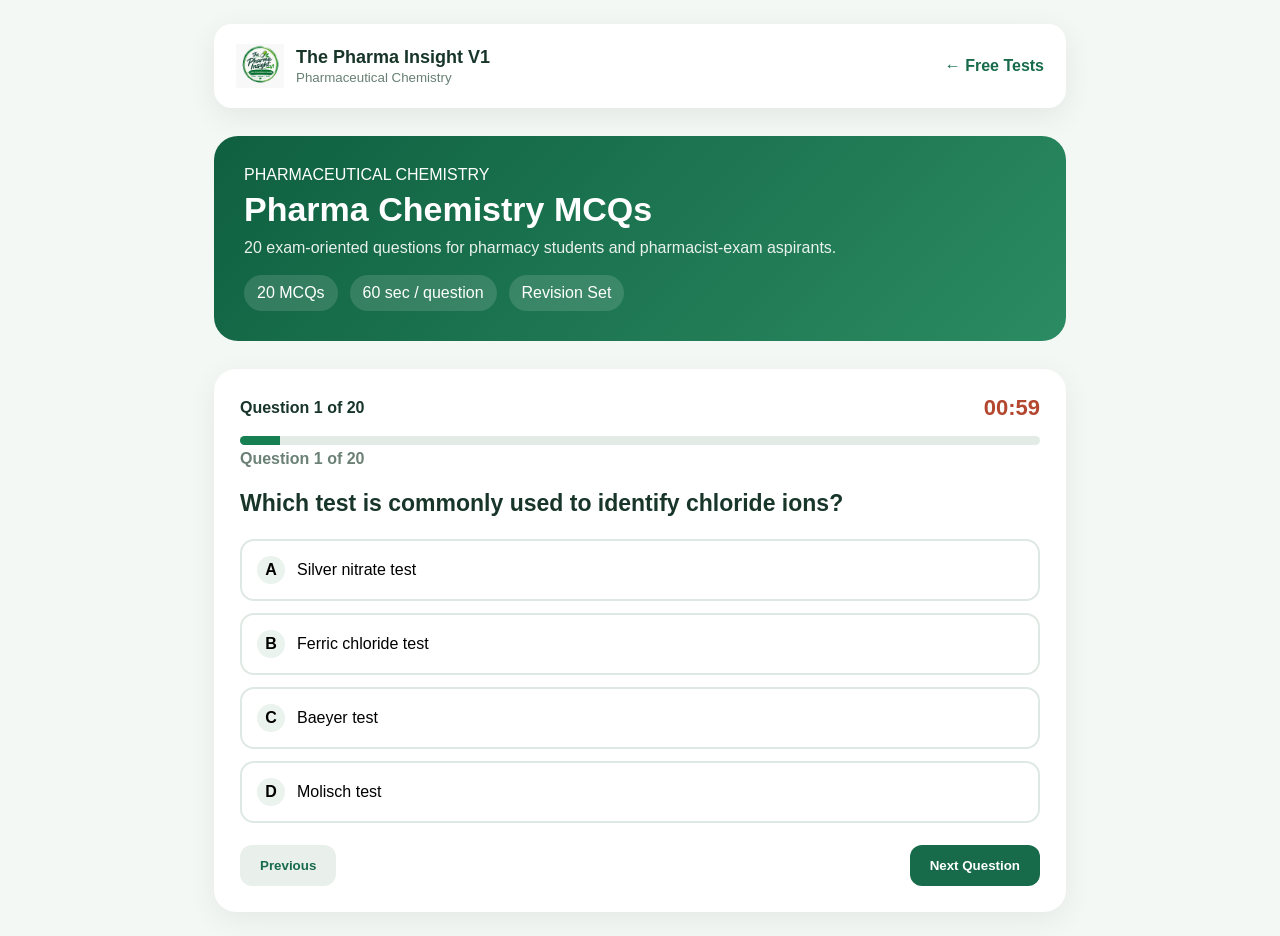
<file: pharmaceutical-chemistry-test.html>
<!DOCTYPE html>
<html lang="en"><head><meta charset="UTF-8"><meta name="viewport" content="width=device-width,initial-scale=1.0">
<title>Pharmaceutical Chemistry MCQs | The Pharma Insight V1</title>
<style>
*{box-sizing:border-box}body{margin:0;font-family:Arial,sans-serif;background:#f4f8f5;color:#18352a}.wrap{max-width:900px;margin:auto;padding:24px}
.header{background:#fff;border-radius:18px;padding:18px 22px;display:flex;align-items:center;justify-content:space-between;box-shadow:0 8px 30px #00000012}.brand{display:flex;align-items:center;gap:12px}.brand img{width:48px;height:48px;object-fit:contain}.brand strong{display:block;font-size:18px}.brand small{color:#678073}a{color:#176b4a;text-decoration:none;font-weight:700}
.hero{margin:28px 0;background:linear-gradient(135deg,#0f6040,#2b8b62);color:#fff;border-radius:24px;padding:30px}.hero h1{margin:6px 0 10px;font-size:34px}.hero p{margin:0;opacity:.9}.meta{display:flex;gap:12px;flex-wrap:wrap;margin-top:18px}.pill{background:#ffffff22;padding:9px 13px;border-radius:30px}
.quiz{margin-top:20px;background:#fff;border-radius:22px;padding:26px;box-shadow:0 8px 30px #00000010}.top{display:flex;justify-content:space-between;gap:15px;align-items:center;margin-bottom:15px}.progress{height:9px;background:#e3ebe6;border-radius:20px;overflow:hidden}.bar{height:100%;width:0;background:#168052;transition:.2s}.timer{font-weight:800;font-size:22px;color:#b4472f}.question h2{font-size:23px;line-height:1.4}.q-number{color:#6b8176;font-weight:700;margin-top:5px}.options{display:grid;gap:12px;margin-top:20px}.option{border:2px solid #dfe9e3;background:#fff;border-radius:14px;padding:15px;text-align:left;font-size:16px;cursor:pointer;display:flex;gap:12px;align-items:center}.option span{font-weight:800;width:28px;height:28px;border-radius:50%;background:#eaf3ee;display:grid;place-items:center}.option.correct{border-color:#198754;background:#eaf8f0}.option.wrong{border-color:#c94b3d;background:#fff0ee}.explanation{margin-top:18px;padding:15px;background:#f1f7f3;border-left:4px solid #168052;border-radius:8px;line-height:1.5}.actions{display:flex;justify-content:space-between;margin-top:22px;gap:10px}button.primary,.actions button{border:0;background:#176b4a;color:#fff;padding:13px 20px;border-radius:12px;font-weight:800;cursor:pointer}button.secondary{background:#e9f0ec!important;color:#176b4a!important}.result{text-align:center;padding:25px}.score{font-size:48px;font-weight:900;color:#176b4a}.hidden{display:none!important}@media(max-width:600px){.wrap{padding:14px}.hero h1{font-size:28px}.quiz{padding:18px}.question h2{font-size:19px}}
</style></head>
<body><div class="wrap">
<header class="header"><div class="brand"><img src="assets/logo.png" alt="Logo"><div><strong>The Pharma Insight V1</strong><small>Pharmaceutical Chemistry</small></div></div><a href="../index.html#free-tests">← Free Tests</a></header>
<section class="hero"><div>PHARMACEUTICAL CHEMISTRY</div><h1>Pharma Chemistry MCQs</h1><p>20 exam-oriented questions for pharmacy students and pharmacist-exam aspirants.</p><div class="meta"><span class="pill">20 MCQs</span><span class="pill">60 sec / question</span><span class="pill">Revision Set</span></div></section>
<section class="quiz" id="quiz"><div class="top"><strong id="progressText">Question 1 of 20</strong><div class="timer" id="timer">01:00</div></div><div class="progress"><div class="bar" id="bar"></div></div>
<div id="questions"><article class="question" data-correct="0">
      <div class="q-number">Question 1 of 20</div>
      <h2>Which test is commonly used to identify chloride ions?</h2>
      <div class="options"><button class="option" data-index="0" type="button"><span>A</span>Silver nitrate test</button><button class="option" data-index="1" type="button"><span>B</span>Ferric chloride test</button><button class="option" data-index="2" type="button"><span>C</span>Baeyer test</button><button class="option" data-index="3" type="button"><span>D</span>Molisch test</button></div>
      <div class="explanation" hidden><strong>Explanation:</strong> Chloride ions form a white precipitate of silver chloride with AgNO₃.</div>
    </article><article class="question" data-correct="0">
      <div class="q-number">Question 2 of 20</div>
      <h2>What is the main functional group in carboxylic acids?</h2>
      <div class="options"><button class="option" data-index="0" type="button"><span>A</span>–COOH</button><button class="option" data-index="1" type="button"><span>B</span>–OH</button><button class="option" data-index="2" type="button"><span>C</span>–NH₂</button><button class="option" data-index="3" type="button"><span>D</span>–CHO</button></div>
      <div class="explanation" hidden><strong>Explanation:</strong> Carboxylic acids contain the –COOH (carboxyl) group.</div>
    </article><article class="question" data-correct="0">
      <div class="q-number">Question 3 of 20</div>
      <h2>Aspirin is chemically known as:</h2>
      <div class="options"><button class="option" data-index="0" type="button"><span>A</span>Acetylsalicylic acid</button><button class="option" data-index="1" type="button"><span>B</span>Salicylic acid</button><button class="option" data-index="2" type="button"><span>C</span>Acetic acid</button><button class="option" data-index="3" type="button"><span>D</span>Benzoic acid</button></div>
      <div class="explanation" hidden><strong>Explanation:</strong> Aspirin is acetylsalicylic acid, formed by acetylation of salicylic acid.</div>
    </article><article class="question" data-correct="0">
      <div class="q-number">Question 4 of 20</div>
      <h2>The chemical name of paracetamol is:</h2>
      <div class="options"><button class="option" data-index="0" type="button"><span>A</span>N-(4-hydroxyphenyl)acetamide</button><button class="option" data-index="1" type="button"><span>B</span>Acetylsalicylic acid</button><button class="option" data-index="2" type="button"><span>C</span>p-aminobenzoic acid</button><button class="option" data-index="3" type="button"><span>D</span>Phenacetyl chloride</button></div>
      <div class="explanation" hidden><strong>Explanation:</strong> Paracetamol is N-(4-hydroxyphenyl)acetamide, also called acetaminophen.</div>
    </article><article class="question" data-correct="0">
      <div class="q-number">Question 5 of 20</div>
      <h2>Which reagent gives a violet colour with phenolic compounds?</h2>
      <div class="options"><button class="option" data-index="0" type="button"><span>A</span>Ferric chloride</button><button class="option" data-index="1" type="button"><span>B</span>Benedict's reagent</button><button class="option" data-index="2" type="button"><span>C</span>Tollens' reagent</button><button class="option" data-index="3" type="button"><span>D</span>Dragendorff's reagent</button></div>
      <div class="explanation" hidden><strong>Explanation:</strong> Ferric chloride commonly gives coloured complexes with phenolic compounds.</div>
    </article><article class="question" data-correct="0">
      <div class="q-number">Question 6 of 20</div>
      <h2>The molecular formula of sodium bicarbonate is:</h2>
      <div class="options"><button class="option" data-index="0" type="button"><span>A</span>NaHCO₃</button><button class="option" data-index="1" type="button"><span>B</span>Na₂CO₃</button><button class="option" data-index="2" type="button"><span>C</span>NaOH</button><button class="option" data-index="3" type="button"><span>D</span>Na₂SO₄</button></div>
      <div class="explanation" hidden><strong>Explanation:</strong> Sodium bicarbonate is NaHCO₃.</div>
    </article><article class="question" data-correct="0">
      <div class="q-number">Question 7 of 20</div>
      <h2>Which of the following is an antacid?</h2>
      <div class="options"><button class="option" data-index="0" type="button"><span>A</span>Magnesium hydroxide</button><button class="option" data-index="1" type="button"><span>B</span>Acetazolamide</button><button class="option" data-index="2" type="button"><span>C</span>Warfarin</button><button class="option" data-index="3" type="button"><span>D</span>Lidocaine</button></div>
      <div class="explanation" hidden><strong>Explanation:</strong> Magnesium hydroxide neutralizes gastric acid and is used as an antacid.</div>
    </article><article class="question" data-correct="0">
      <div class="q-number">Question 8 of 20</div>
      <h2>The oxidation state of sulfur in H₂SO₄ is:</h2>
      <div class="options"><button class="option" data-index="0" type="button"><span>A</span>+6</button><button class="option" data-index="1" type="button"><span>B</span>+4</button><button class="option" data-index="2" type="button"><span>C</span>-2</button><button class="option" data-index="3" type="button"><span>D</span>+2</button></div>
      <div class="explanation" hidden><strong>Explanation:</strong> Hydrogen is +1 and oxygen is −2; sulfur therefore has an oxidation state of +6.</div>
    </article><article class="question" data-correct="0">
      <div class="q-number">Question 9 of 20</div>
      <h2>Which compound is used as a reducing agent in volumetric analysis?</h2>
      <div class="options"><button class="option" data-index="0" type="button"><span>A</span>Sodium thiosulfate</button><button class="option" data-index="1" type="button"><span>B</span>Sodium chloride</button><button class="option" data-index="2" type="button"><span>C</span>Calcium carbonate</button><button class="option" data-index="3" type="button"><span>D</span>Boric acid</button></div>
      <div class="explanation" hidden><strong>Explanation:</strong> Sodium thiosulfate is widely used as a reducing titrant, especially in iodometry.</div>
    </article><article class="question" data-correct="0">
      <div class="q-number">Question 10 of 20</div>
      <h2>Limit test for chloride is based on formation of:</h2>
      <div class="options"><button class="option" data-index="0" type="button"><span>A</span>Silver chloride turbidity</button><button class="option" data-index="1" type="button"><span>B</span>Barium sulfate turbidity</button><button class="option" data-index="2" type="button"><span>C</span>Lead sulfide</button><button class="option" data-index="3" type="button"><span>D</span>Ferric hydroxide</button></div>
      <div class="explanation" hidden><strong>Explanation:</strong> Chloride reacts with silver nitrate to produce AgCl turbidity.</div>
    </article><article class="question" data-correct="0">
      <div class="q-number">Question 11 of 20</div>
      <h2>Limit test for sulfate uses:</h2>
      <div class="options"><button class="option" data-index="0" type="button"><span>A</span>Barium chloride</button><button class="option" data-index="1" type="button"><span>B</span>Silver nitrate</button><button class="option" data-index="2" type="button"><span>C</span>Potassium iodide</button><button class="option" data-index="3" type="button"><span>D</span>Ammonium oxalate</button></div>
      <div class="explanation" hidden><strong>Explanation:</strong> Sulfate produces barium sulfate turbidity with barium chloride.</div>
    </article><article class="question" data-correct="0">
      <div class="q-number">Question 12 of 20</div>
      <h2>Which indicator is commonly used in acid-base titration?</h2>
      <div class="options"><button class="option" data-index="0" type="button"><span>A</span>Phenolphthalein</button><button class="option" data-index="1" type="button"><span>B</span>Starch</button><button class="option" data-index="2" type="button"><span>C</span>Eriochrome Black T</button><button class="option" data-index="3" type="button"><span>D</span>Potassium permanganate</button></div>
      <div class="explanation" hidden><strong>Explanation:</strong> Phenolphthalein is a common acid-base indicator.</div>
    </article><article class="question" data-correct="0">
      <div class="q-number">Question 13 of 20</div>
      <h2>The pH of a neutral aqueous solution at 25°C is approximately:</h2>
      <div class="options"><button class="option" data-index="0" type="button"><span>A</span>7</button><button class="option" data-index="1" type="button"><span>B</span>1</button><button class="option" data-index="2" type="button"><span>C</span>5</button><button class="option" data-index="3" type="button"><span>D</span>14</button></div>
      <div class="explanation" hidden><strong>Explanation:</strong> At 25°C, neutral water has a pH of approximately 7.</div>
    </article><article class="question" data-correct="0">
      <div class="q-number">Question 14 of 20</div>
      <h2>Which functional group is characteristic of aldehydes?</h2>
      <div class="options"><button class="option" data-index="0" type="button"><span>A</span>–CHO</button><button class="option" data-index="1" type="button"><span>B</span>–COOH</button><button class="option" data-index="2" type="button"><span>C</span>–CO–</button><button class="option" data-index="3" type="button"><span>D</span>–NH₂</button></div>
      <div class="explanation" hidden><strong>Explanation:</strong> Aldehydes contain the terminal –CHO group.</div>
    </article><article class="question" data-correct="0">
      <div class="q-number">Question 15 of 20</div>
      <h2>Which drug contains a sulfonamide functional group?</h2>
      <div class="options"><button class="option" data-index="0" type="button"><span>A</span>Sulfamethoxazole</button><button class="option" data-index="1" type="button"><span>B</span>Paracetamol</button><button class="option" data-index="2" type="button"><span>C</span>Aspirin</button><button class="option" data-index="3" type="button"><span>D</span>Atropine</button></div>
      <div class="explanation" hidden><strong>Explanation:</strong> Sulfamethoxazole is a sulfonamide antibacterial drug.</div>
    </article><article class="question" data-correct="0">
      <div class="q-number">Question 16 of 20</div>
      <h2>What is the purpose of a buffer solution?</h2>
      <div class="options"><button class="option" data-index="0" type="button"><span>A</span>Resist changes in pH</button><button class="option" data-index="1" type="button"><span>B</span>Increase solubility of every drug</button><button class="option" data-index="2" type="button"><span>C</span>Sterilize a preparation</button><button class="option" data-index="3" type="button"><span>D</span>Prevent oxidation completely</button></div>
      <div class="explanation" hidden><strong>Explanation:</strong> Buffers resist changes in pH when small amounts of acid or base are added.</div>
    </article><article class="question" data-correct="0">
      <div class="q-number">Question 17 of 20</div>
      <h2>Which reaction is characteristic of primary aromatic amines?</h2>
      <div class="options"><button class="option" data-index="0" type="button"><span>A</span>Diazotization</button><button class="option" data-index="1" type="button"><span>B</span>Esterification</button><button class="option" data-index="2" type="button"><span>C</span>Saponification</button><button class="option" data-index="3" type="button"><span>D</span>Hydrolysis</button></div>
      <div class="explanation" hidden><strong>Explanation:</strong> Primary aromatic amines can undergo diazotization with nitrous acid at low temperature.</div>
    </article><article class="question" data-correct="0">
      <div class="q-number">Question 18 of 20</div>
      <h2>Which of the following is an inorganic pharmaceutical?</h2>
      <div class="options"><button class="option" data-index="0" type="button"><span>A</span>Ferrous sulfate</button><button class="option" data-index="1" type="button"><span>B</span>Aspirin</button><button class="option" data-index="2" type="button"><span>C</span>Paracetamol</button><button class="option" data-index="3" type="button"><span>D</span>Lidocaine</button></div>
      <div class="explanation" hidden><strong>Explanation:</strong> Ferrous sulfate is an inorganic medicinal compound used as an iron supplement.</div>
    </article><article class="question" data-correct="0">
      <div class="q-number">Question 19 of 20</div>
      <h2>What does pKa indicate?</h2>
      <div class="options"><button class="option" data-index="0" type="button"><span>A</span>Acid dissociation strength</button><button class="option" data-index="1" type="button"><span>B</span>Molecular weight</button><button class="option" data-index="2" type="button"><span>C</span>Melting point</button><button class="option" data-index="3" type="button"><span>D</span>Boiling point</button></div>
      <div class="explanation" hidden><strong>Explanation:</strong> pKa is related to acid strength; lower pKa generally indicates a stronger acid.</div>
    </article><article class="question" data-correct="0">
      <div class="q-number">Question 20 of 20</div>
      <h2>Which analytical technique is based on absorption of ultraviolet/visible radiation?</h2>
      <div class="options"><button class="option" data-index="0" type="button"><span>A</span>UV-Visible spectrophotometry</button><button class="option" data-index="1" type="button"><span>B</span>Titrimetry</button><button class="option" data-index="2" type="button"><span>C</span>Gravimetry</button><button class="option" data-index="3" type="button"><span>D</span>Polarimetry</button></div>
      <div class="explanation" hidden><strong>Explanation:</strong> UV-Visible spectrophotometry measures absorption of UV or visible radiation by substances.</div>
    </article></div><div class="actions"><button class="secondary" id="prev" type="button">Previous</button><button id="next" type="button">Next Question</button></div></section>
<section class="quiz hidden" id="result"><div class="result"><h2>Test Completed 🎉</h2><div class="score" id="score">0/20</div><p id="resultText"></p><button class="primary" id="retry">Retake Test</button> <a href="../index.html#free-tests" class="primary" style="display:inline-block;margin-top:10px">Back to Free Tests</a></div></section>
</div>
<script>
const qs=[...document.querySelectorAll('.question')], timerEl=document.getElementById('timer'),bar=document.getElementById('bar'),progressText=document.getElementById('progressText');
let current=0,answers=Array(20).fill(null),time=60,interval;
function render(){qs.forEach((q,i)=>q.classList.toggle('hidden',i!==current));progressText.textContent=`Question ${current+1} of 20`;bar.style.width=`${((current+1)/20)*100}%`;document.getElementById('prev').disabled=current===0;timerEl.textContent=`00:${String(time).padStart(2,'0')}`;}
function startTimer(){clearInterval(interval);time=60;timerEl.textContent='01:00';interval=setInterval(()=>{time--;timerEl.textContent=`00:${String(time).padStart(2,'0')}`;if(time<=0){clearInterval(interval);lockAndNext(true)}},1000)}
function lockAndNext(timeout=false){const q=qs[current], correct=+q.dataset.correct; if(answers[current]===null) answers[current]=timeout?'timeout':-1; q.querySelectorAll('.option').forEach((b)=>{b.disabled=true;if(+b.dataset.index===correct)b.classList.add('correct');if(answers[current]>=0&&+b.dataset.index===answers[current]&&answers[current]!==correct)b.classList.add('wrong')});q.querySelector('.explanation').hidden=false;setTimeout(()=>{if(current<19){current++;render();startTimer()}else finish()}, timeout?500:650)}
document.querySelectorAll('.option').forEach(b=>b.addEventListener('click',()=>{if(answers[current]!==null)return;answers[current]=+b.dataset.index;lockAndNext(false)}));
document.getElementById('next').onclick=()=>{if(answers[current]===null){answers[current]=-1;lockAndNext(false)}};
document.getElementById('prev').onclick=()=>{if(current>0){current--;render();startTimer()}};
function finish(){clearInterval(interval);document.getElementById('quiz').classList.add('hidden');document.getElementById('result').classList.remove('hidden');let correct=answers.filter((a,i)=>a===+qs[i].dataset.correct).length;let wrong=20-correct;document.getElementById('score').textContent=`${correct}/20`;document.getElementById('resultText').textContent=`Accuracy: ${Math.round(correct/20*100)}% • Correct: ${correct} • Wrong/Unanswered: ${wrong}`;}
document.getElementById('retry').onclick=()=>{answers=Array(20).fill(null);current=0;qs.forEach(q=>{q.querySelectorAll('.option').forEach(b=>{b.disabled=false;b.classList.remove('correct','wrong')});q.querySelector('.explanation').hidden=true});document.getElementById('result').classList.add('hidden');document.getElementById('quiz').classList.remove('hidden');render();startTimer()};
render();startTimer();
</script></body></html>
</file>
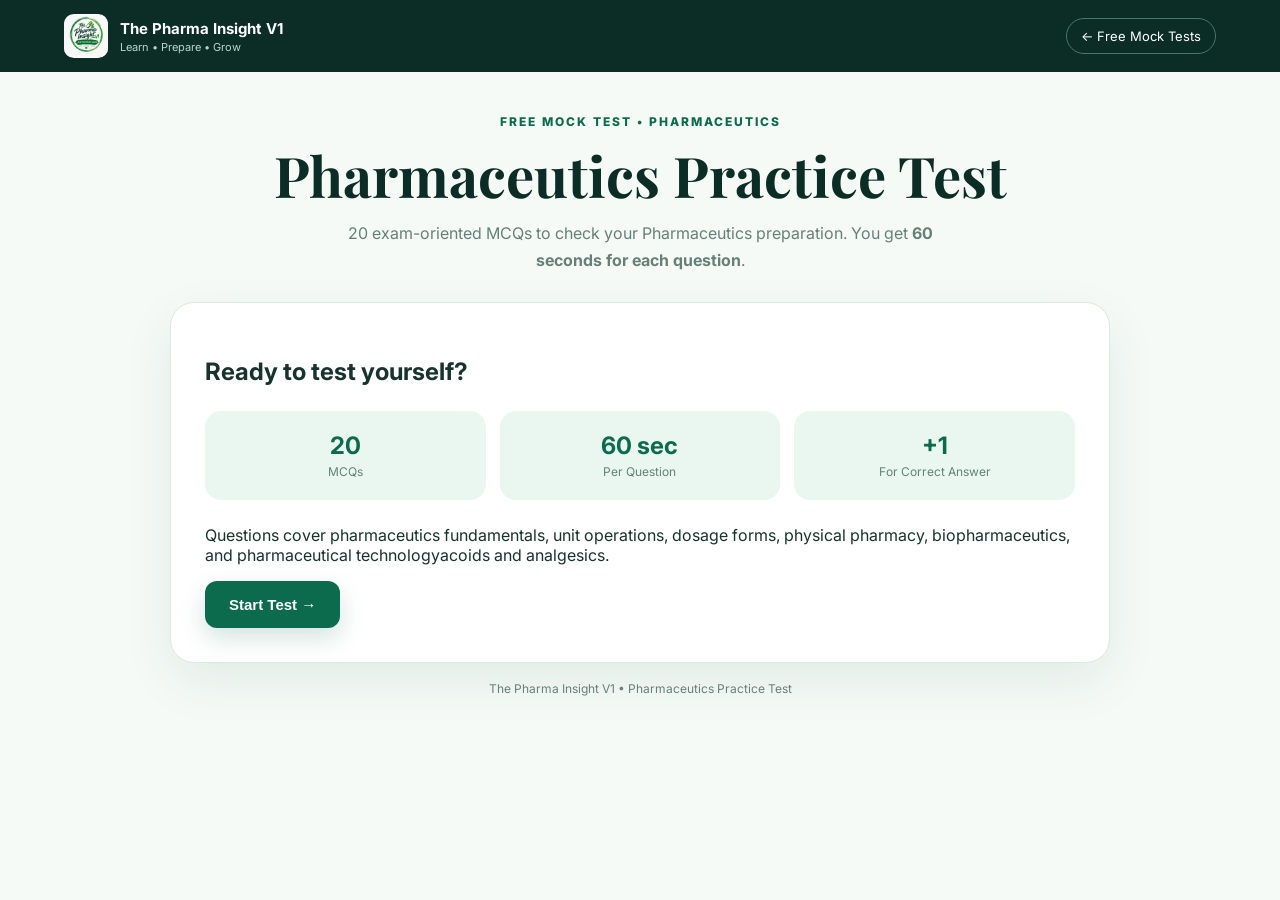
<file: pharmaceutics-test.html>
<!DOCTYPE html>
<html lang="en">
<head>
<meta charset="UTF-8">
<meta name="viewport" content="width=device-width, initial-scale=1.0">
<meta name="description" content="The Pharma Insight V1 Pharmaceutics Practice Test — 20 exam-oriented MCQs with 60 seconds per question.">
<title>Pharmaceutics Practice Test | The Pharma Insight V1</title>
<link rel="preconnect" href="https://fonts.googleapis.com">
<link rel="preconnect" href="https://fonts.gstatic.com" crossorigin>
<link href="https://fonts.googleapis.com/css2?family=Inter:wght@400;500;600;700;800&family=Playfair+Display:wght@600;700&display=swap" rel="stylesheet">
<style>
:root{--green:#0d6b4d;--dark:#0b2d25;--mint:#eaf7f1;--line:#dce9e3;--text:#18332c;--muted:#668078;--white:#fff;--danger:#c94a4a;--gold:#c99a32}
*{box-sizing:border-box}html{scroll-behavior:smooth}body{margin:0;background:#f5faf7;color:var(--text);font-family:Inter,Arial,sans-serif}.top{background:var(--dark);color:white;padding:14px 5%;display:flex;align-items:center;justify-content:space-between;gap:20px}.brand{display:flex;align-items:center;gap:12px;color:white;text-decoration:none}.brand img{width:44px;height:44px;object-fit:contain;border-radius:10px;background:white}.brand strong{display:block;font-size:15px}.brand small{display:block;color:#b8d5cb;font-size:11px;margin-top:2px}.back{color:white;text-decoration:none;border:1px solid #47766a;padding:9px 14px;border-radius:999px;font-size:13px}.wrap{max-width:980px;margin:0 auto;padding:42px 20px 70px}.intro{text-align:center;margin-bottom:28px}.eyebrow{font-size:12px;font-weight:800;letter-spacing:2px;color:var(--green)}h1{font-family:"Playfair Display",serif;font-size:clamp(34px,5vw,56px);margin:8px 0;color:var(--dark)}.intro p{color:var(--muted);max-width:650px;margin:0 auto;line-height:1.7}.panel{background:white;border:1px solid var(--line);border-radius:24px;box-shadow:0 18px 50px rgba(13,70,53,.08);overflow:hidden}.start-screen,.quiz-screen,.result-screen{padding:34px}.hidden{display:none!important}.start-grid{display:grid;grid-template-columns:repeat(3,1fr);gap:14px;margin:25px 0}.info{background:var(--mint);padding:20px;border-radius:16px;text-align:center}.info b{display:block;font-size:24px;color:var(--green)}.info span{font-size:12px;color:var(--muted)}.primary{border:0;background:var(--green);color:white;padding:15px 24px;border-radius:12px;font-weight:800;font-size:15px;cursor:pointer;box-shadow:0 10px 24px rgba(13,107,77,.18)}.primary:hover{transform:translateY(-1px)}.quiz-head{display:flex;align-items:center;justify-content:space-between;gap:18px;border-bottom:1px solid var(--line);padding-bottom:20px}.progress-wrap{flex:1}.progress-text{display:flex;justify-content:space-between;font-size:13px;color:var(--muted);margin-bottom:8px}.progress{height:8px;background:#e5efeb;border-radius:99px;overflow:hidden}.progress>div{height:100%;background:var(--green);width:0%;transition:width .25s}.timer{min-width:86px;text-align:center;background:#fff6df;border:1px solid #f1dfad;color:#8b6517;border-radius:12px;padding:11px 8px;font-weight:800}.timer.danger{background:#fff0f0;border-color:#f0b5b5;color:var(--danger)}.question{font-size:24px;line-height:1.4;margin:28px 0 20px;color:var(--dark)}.options{display:grid;gap:12px}.option{width:100%;text-align:left;border:1px solid var(--line);background:#fbfdfc;border-radius:14px;padding:16px;cursor:pointer;font-size:15px;color:var(--text);transition:.15s}.option:hover:not(:disabled){border-color:#7ab59f;background:var(--mint)}.option.correct{background:#e9f8ef;border-color:#55a879;color:#17643f}.option.wrong{background:#fff0f0;border-color:#dc7777;color:#9d3030}.option:disabled{cursor:default}.explanation{margin-top:18px;padding:16px;background:#f4f8f6;border-left:4px solid var(--green);border-radius:10px;color:#526b63;line-height:1.6;font-size:14px}.quiz-actions{display:flex;justify-content:space-between;align-items:center;margin-top:22px}.next{display:none}.result{text-align:center}.score-circle{width:150px;height:150px;border:10px solid var(--green);border-radius:50%;display:grid;place-items:center;margin:10px auto 24px}.score-circle strong{font-size:34px;color:var(--green)}.result h2{font-family:"Playfair Display",serif;font-size:36px;margin:10px 0}.stats{display:grid;grid-template-columns:repeat(3,1fr);gap:12px;margin:25px 0}.stat{border:1px solid var(--line);padding:18px;border-radius:14px}.stat b{display:block;font-size:24px}.stat span{font-size:12px;color:var(--muted)}.result-actions{display:flex;justify-content:center;gap:12px;flex-wrap:wrap}.secondary{display:inline-block;text-decoration:none;color:var(--green);border:1px solid #a8cabb;padding:14px 20px;border-radius:12px;font-weight:700}.note{text-align:center;color:var(--muted);font-size:12px;margin-top:18px}@media(max-width:650px){.top{padding:12px 16px}.brand small{display:none}.wrap{padding:28px 12px 50px}.start-screen,.quiz-screen,.result-screen{padding:22px 17px}.start-grid,.stats{grid-template-columns:1fr}.quiz-head{align-items:flex-start}.question{font-size:20px}.timer{min-width:74px}.quiz-actions{gap:10px}.back{padding:8px 10px}}
</style>
</head>
<body>
<header class="top">
<a class="brand" href="index.html#home"><img src="assets/logo.png" alt="The Pharma Insight V1"><span><strong>The Pharma Insight V1</strong><small>Learn • Prepare • Grow</small></span></a>
<a class="back" href="index.html#free-tests">← Free Mock Tests</a>
</header>
<main class="wrap">
<section class="intro"><div class="eyebrow">FREE MOCK TEST • PHARMACEUTICS</div><h1>Pharmaceutics Practice Test</h1><p>20 exam-oriented MCQs to check your Pharmaceutics preparation. You get <strong>60 seconds for each question</strong>.</p></section>
<section class="panel">
<div class="start-screen" id="startScreen">
<h2>Ready to test yourself?</h2><div class="start-grid"><div class="info"><b>20</b><span>MCQs</span></div><div class="info"><b>60 sec</b><span>Per Question</span></div><div class="info"><b>+1</b><span>For Correct Answer</span></div></div>
<p>Questions cover pharmaceutics fundamentals, unit operations, dosage forms, physical pharmacy, biopharmaceutics, and pharmaceutical technologyacoids and analgesics.</p>
<button class="primary" id="startBtn" type="button">Start Test →</button>
</div>
<div class="quiz-screen hidden" id="quizScreen">
<div class="quiz-head"><div class="progress-wrap"><div class="progress-text"><span id="progressText">Question 1 of 20</span><span id="scoreText">Score: 0</span></div><div class="progress"><div id="progressBar"></div></div></div><div class="timer" id="timer">60s</div></div>
<div class="question" id="questionText"></div><div class="options" id="options"></div><div id="explanation"></div>
<div class="quiz-actions"><span class="note" id="answerNote">Select the best answer.</span><button class="primary next" id="nextBtn" type="button">Next Question →</button></div>
</div>
<div class="result-screen hidden" id="resultScreen"><div class="result"><div class="eyebrow">TEST COMPLETE</div><div class="score-circle"><strong id="finalScore">0/20</strong></div><h2>Great work!</h2><p id="resultMessage"></p><div class="stats"><div class="stat"><b id="correctCount">0</b><span>Correct</span></div><div class="stat"><b id="wrongCount">0</b><span>Wrong</span></div><div class="stat"><b id="accuracy">0%</b><span>Accuracy</span></div></div><div class="result-actions"><button class="primary" id="retakeBtn" type="button">Retake Test</button><a class="secondary" href="index.html#free-tests">Back to Free Mock Tests</a></div></div></div>
</section>
<p class="note">The Pharma Insight V1 • Pharmaceutics Practice Test</p>
</main>
<script>
(function(){
const questions=[{q:"Which process is primarily used to reduce the particle size of a solid drug?",o:["Size reduction", "Mixing", "Filtration", "Distillation"],a:0,e:"Size reduction decreases the particle size of solids and can improve dissolution and mixing."},{q:"Which law states that the rate of dissolution is proportional to the surface area of the dissolving solid?",o:["Fick's law", "Noyes–Whitney equation", "Raoult's law", "Stokes' law"],a:1,e:"The Noyes–Whitney equation relates dissolution rate to surface area, concentration gradient and other factors."},{q:"Which equipment is commonly used for size reduction of soft, fibrous materials?",o:["Cutter mill", "Ball mill", "Fluid energy mill", "Hammer mill"],a:0,e:"Cutter mills are suitable for relatively soft, fibrous materials."},{q:"A ball mill is mainly used for:",o:["Drying liquids", "Fine grinding of solids", "Sterilizing injections", "Filling capsules"],a:1,e:"Ball mills use impact and attrition to produce fine powders."},{q:"Which unit operation separates liquids based on differences in volatility?",o:["Filtration", "Distillation", "Sedimentation", "Centrifugation"],a:1,e:"Distillation separates components using differences in their volatility and boiling points."},{q:"Which method is commonly used to dry heat-sensitive materials?",o:["Tray drying", "Freeze drying", "Direct heating", "Tunnel drying"],a:1,e:"Freeze drying, or lyophilization, removes water by sublimation and is suitable for many heat-sensitive products."},{q:"Which sterilization method is preferred for aqueous preparations that can withstand moist heat?",o:["Autoclaving", "Membrane filtration only", "Dry heat only", "Radiation only"],a:0,e:"Autoclaving uses saturated steam under pressure and is widely used for heat-stable aqueous preparations."},{q:"What is the main purpose of granulation in tablet manufacturing?",o:["Reduce drug potency", "Improve flow and compressibility", "Increase microbial load", "Prevent dissolution"],a:1,e:"Granulation converts fine powders into larger granules with improved flow and compressibility."},{q:"Which excipient is commonly used as a tablet binder?",o:["Povidone (PVP)", "Talc", "Magnesium stearate", "Sodium chloride"],a:0,e:"Povidone is commonly used as a binder to promote adhesion of powder particles during granulation/compression."},{q:"Which excipient is primarily used as a tablet lubricant?",o:["Lactose", "Magnesium stearate", "Povidone", "Starch paste"],a:1,e:"Magnesium stearate reduces friction between the tablet material and manufacturing equipment."},{q:"Which dosage form is designed to release the drug over an extended period?",o:["Immediate-release tablet", "Modified-release tablet", "Oral powder", "Simple syrup"],a:1,e:"Modified-release dosage forms are designed to alter the rate or timing of drug release."},{q:"Which route generally provides the fastest systemic drug effect?",o:["Oral route", "Topical route", "Intravenous route", "Rectal route"],a:2,e:"Intravenous administration delivers drug directly into systemic circulation and can produce a rapid effect."},{q:"What does bioavailability represent?",o:["Fraction excreted in urine", "Fraction of an administered dose reaching systemic circulation unchanged", "Drug half-life only", "Protein binding only"],a:1,e:"Bioavailability is the fraction of an administered dose that reaches systemic circulation as unchanged drug."},{q:"Which factor generally increases dissolution rate by increasing surface area?",o:["Larger particle size", "Smaller particle size", "Lower agitation", "Higher crystal size"],a:1,e:"Reducing particle size increases surface area and generally increases dissolution rate."},{q:"Which dosage form is a liquid preparation containing insoluble solid particles dispersed in a vehicle?",o:["Solution", "Suspension", "Elixir only", "Emulsion"],a:1,e:"A suspension contains finely divided insoluble solid particles dispersed throughout a liquid vehicle."},{q:"An emulsion is a dispersion of:",o:["A gas in a solid", "One immiscible liquid in another", "A solid in a gas only", "A drug in a crystal lattice"],a:1,e:"An emulsion consists of one immiscible liquid dispersed as droplets in another liquid."},{q:"Which apparatus is commonly used to determine tablet disintegration time?",o:["Disintegration test apparatus", "Friabilator", "Brookfield viscometer", "Pycnometer"],a:0,e:"Disintegration testing measures the time required for tablets or capsules to break apart under specified conditions."},{q:"Tablet friability mainly evaluates:",o:["Drug taste", "Sterility only", "Resistance to abrasion and mechanical shock", "Particle solubility"],a:2,e:"Friability testing assesses how well tablets resist chipping, abrasion and mechanical stress."},{q:"Which mechanism is primarily responsible for drug movement across a membrane down its concentration gradient without energy expenditure?",o:["Active transport", "Passive diffusion", "Pinocytosis only", "Facilitated secretion"],a:1,e:"Passive diffusion moves drug molecules down their concentration gradient without direct energy expenditure."},{q:"What is the primary purpose of pharmaceutical packaging?",o:["Increase drug dose", "Change the active ingredient", "Protect the product and maintain its quality", "Replace quality control testing"],a:2,e:"Packaging protects pharmaceutical products from physical, chemical and environmental factors and helps maintain quality."}];
let index=0,score=0,answered=false,timerId=null,timeLeft=60;
const $=id=>document.getElementById(id);
function show(id){$(id).classList.remove('hidden')};function hide(id){$(id).classList.add('hidden')};
function start(){index=0;score=0;hide('startScreen');hide('resultScreen');show('quizScreen');render();}
function render(){answered=false;clearInterval(timerId);timeLeft=60;$('timer').textContent='60s';$('timer').classList.remove('danger');$('progressText').textContent=`Question ${index+1} of ${questions.length}`;$('scoreText').textContent=`Score: ${score}`;$('progressBar').style.width=((index)/questions.length*100)+'%';$('questionText').textContent=questions[index].q;$('options').innerHTML='';$('explanation').innerHTML='';$('answerNote').textContent='Select the best answer.';$('nextBtn').style.display='none';questions[index].o.forEach((option,i)=>{const b=document.createElement('button');b.type='button';b.className='option';b.textContent=String.fromCharCode(65+i)+'. '+option;b.addEventListener('click',()=>answer(i,b));$('options').appendChild(b)});timerId=setInterval(()=>{timeLeft--;$('timer').textContent=timeLeft+'s';if(timeLeft<=10)$('timer').classList.add('danger');if(timeLeft<=0){clearInterval(timerId);answer(-1,null)}},1000);}
function answer(choice,clicked){if(answered)return;answered=true;clearInterval(timerId);const item=questions[index];document.querySelectorAll('.option').forEach((b,i)=>{b.disabled=true;if(i===item.a)b.classList.add('correct');if(i===choice&&choice!==item.a)b.classList.add('wrong')});if(choice===item.a){score++;$('answerNote').textContent='Correct answer! +1 mark';}else if(choice===-1){$('answerNote').textContent='Time is up!';}else{$('answerNote').textContent='Incorrect answer.';}$('explanation').innerHTML='<div class="explanation"><strong>Explanation:</strong> '+item.e+'</div>';$('scoreText').textContent=`Score: ${score}`;$('nextBtn').style.display='inline-block';$('nextBtn').textContent=index===questions.length-1?'View Result →':'Next Question →';$('progressBar').style.width=((index+1)/questions.length*100)+'%';}
function next(){if(!answered)return;if(index<questions.length-1){index++;render()}else finish()}
function finish(){clearInterval(timerId);hide('quizScreen');show('resultScreen');const wrong=questions.length-score,acc=Math.round(score/questions.length*100);$('finalScore').textContent=score+'/'+questions.length;$('correctCount').textContent=score;$('wrongCount').textContent=wrong;$('accuracy').textContent=acc+'%';$('resultMessage').textContent=acc>=80?'Excellent! Your Pharmaceutics preparation is looking strong.':acc>=60?'Good attempt! Revise the missed concepts and try again.':'Keep practicing. Focus on high-yield concepts and revise your weak areas.';window.scrollTo({top:0,behavior:'smooth'})}
$('startBtn').addEventListener('click',start);$('nextBtn').addEventListener('click',next);$('retakeBtn').addEventListener('click',start);
})();
</script>
</body>
</html>
</file>
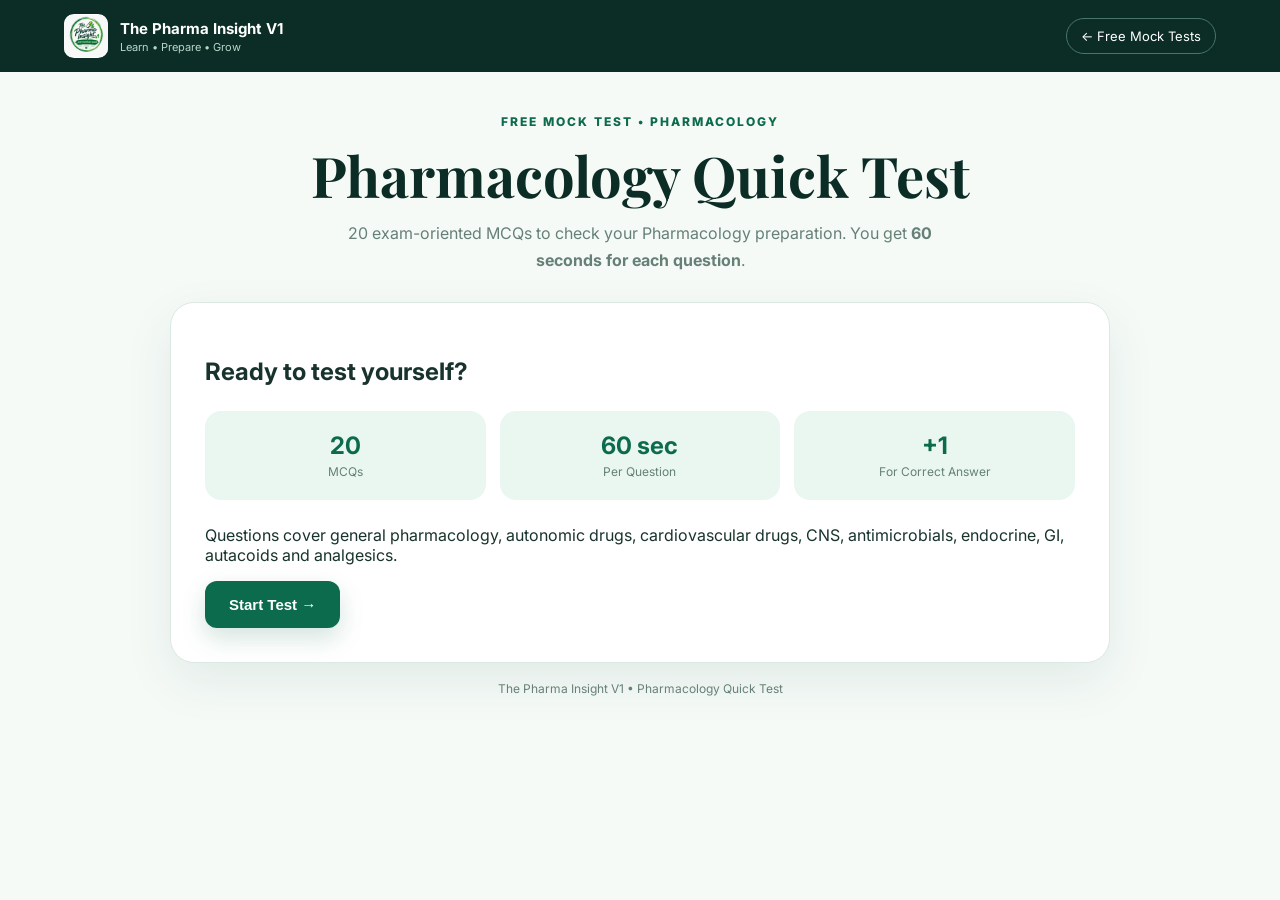
<file: pharmacology-test.html>
<!DOCTYPE html>
<html lang="en">
<head>
<meta charset="UTF-8">
<meta name="viewport" content="width=device-width, initial-scale=1.0">
<meta name="description" content="The Pharma Insight V1 Pharmacology Quick Test — 20 exam-oriented MCQs with 60 seconds per question.">
<title>Pharmacology Quick Test | The Pharma Insight V1</title>
<link rel="preconnect" href="https://fonts.googleapis.com">
<link rel="preconnect" href="https://fonts.gstatic.com" crossorigin>
<link href="https://fonts.googleapis.com/css2?family=Inter:wght@400;500;600;700;800&family=Playfair+Display:wght@600;700&display=swap" rel="stylesheet">
<style>
:root{--green:#0d6b4d;--dark:#0b2d25;--mint:#eaf7f1;--line:#dce9e3;--text:#18332c;--muted:#668078;--white:#fff;--danger:#c94a4a;--gold:#c99a32}
*{box-sizing:border-box}html{scroll-behavior:smooth}body{margin:0;background:#f5faf7;color:var(--text);font-family:Inter,Arial,sans-serif}.top{background:var(--dark);color:white;padding:14px 5%;display:flex;align-items:center;justify-content:space-between;gap:20px}.brand{display:flex;align-items:center;gap:12px;color:white;text-decoration:none}.brand img{width:44px;height:44px;object-fit:contain;border-radius:10px;background:white}.brand strong{display:block;font-size:15px}.brand small{display:block;color:#b8d5cb;font-size:11px;margin-top:2px}.back{color:white;text-decoration:none;border:1px solid #47766a;padding:9px 14px;border-radius:999px;font-size:13px}.wrap{max-width:980px;margin:0 auto;padding:42px 20px 70px}.intro{text-align:center;margin-bottom:28px}.eyebrow{font-size:12px;font-weight:800;letter-spacing:2px;color:var(--green)}h1{font-family:"Playfair Display",serif;font-size:clamp(34px,5vw,56px);margin:8px 0;color:var(--dark)}.intro p{color:var(--muted);max-width:650px;margin:0 auto;line-height:1.7}.panel{background:white;border:1px solid var(--line);border-radius:24px;box-shadow:0 18px 50px rgba(13,70,53,.08);overflow:hidden}.start-screen,.quiz-screen,.result-screen{padding:34px}.hidden{display:none!important}.start-grid{display:grid;grid-template-columns:repeat(3,1fr);gap:14px;margin:25px 0}.info{background:var(--mint);padding:20px;border-radius:16px;text-align:center}.info b{display:block;font-size:24px;color:var(--green)}.info span{font-size:12px;color:var(--muted)}.primary{border:0;background:var(--green);color:white;padding:15px 24px;border-radius:12px;font-weight:800;font-size:15px;cursor:pointer;box-shadow:0 10px 24px rgba(13,107,77,.18)}.primary:hover{transform:translateY(-1px)}.quiz-head{display:flex;align-items:center;justify-content:space-between;gap:18px;border-bottom:1px solid var(--line);padding-bottom:20px}.progress-wrap{flex:1}.progress-text{display:flex;justify-content:space-between;font-size:13px;color:var(--muted);margin-bottom:8px}.progress{height:8px;background:#e5efeb;border-radius:99px;overflow:hidden}.progress>div{height:100%;background:var(--green);width:0%;transition:width .25s}.timer{min-width:86px;text-align:center;background:#fff6df;border:1px solid #f1dfad;color:#8b6517;border-radius:12px;padding:11px 8px;font-weight:800}.timer.danger{background:#fff0f0;border-color:#f0b5b5;color:var(--danger)}.question{font-size:24px;line-height:1.4;margin:28px 0 20px;color:var(--dark)}.options{display:grid;gap:12px}.option{width:100%;text-align:left;border:1px solid var(--line);background:#fbfdfc;border-radius:14px;padding:16px;cursor:pointer;font-size:15px;color:var(--text);transition:.15s}.option:hover:not(:disabled){border-color:#7ab59f;background:var(--mint)}.option.correct{background:#e9f8ef;border-color:#55a879;color:#17643f}.option.wrong{background:#fff0f0;border-color:#dc7777;color:#9d3030}.option:disabled{cursor:default}.explanation{margin-top:18px;padding:16px;background:#f4f8f6;border-left:4px solid var(--green);border-radius:10px;color:#526b63;line-height:1.6;font-size:14px}.quiz-actions{display:flex;justify-content:space-between;align-items:center;margin-top:22px}.next{display:none}.result{text-align:center}.score-circle{width:150px;height:150px;border:10px solid var(--green);border-radius:50%;display:grid;place-items:center;margin:10px auto 24px}.score-circle strong{font-size:34px;color:var(--green)}.result h2{font-family:"Playfair Display",serif;font-size:36px;margin:10px 0}.stats{display:grid;grid-template-columns:repeat(3,1fr);gap:12px;margin:25px 0}.stat{border:1px solid var(--line);padding:18px;border-radius:14px}.stat b{display:block;font-size:24px}.stat span{font-size:12px;color:var(--muted)}.result-actions{display:flex;justify-content:center;gap:12px;flex-wrap:wrap}.secondary{display:inline-block;text-decoration:none;color:var(--green);border:1px solid #a8cabb;padding:14px 20px;border-radius:12px;font-weight:700}.note{text-align:center;color:var(--muted);font-size:12px;margin-top:18px}@media(max-width:650px){.top{padding:12px 16px}.brand small{display:none}.wrap{padding:28px 12px 50px}.start-screen,.quiz-screen,.result-screen{padding:22px 17px}.start-grid,.stats{grid-template-columns:1fr}.quiz-head{align-items:flex-start}.question{font-size:20px}.timer{min-width:74px}.quiz-actions{gap:10px}.back{padding:8px 10px}}
</style>
</head>
<body>
<header class="top">
<a class="brand" href="index.html#home"><img src="assets/logo.png" alt="The Pharma Insight V1"><span><strong>The Pharma Insight V1</strong><small>Learn • Prepare • Grow</small></span></a>
<a class="back" href="index.html#free-tests">← Free Mock Tests</a>
</header>
<main class="wrap">
<section class="intro"><div class="eyebrow">FREE MOCK TEST • PHARMACOLOGY</div><h1>Pharmacology Quick Test</h1><p>20 exam-oriented MCQs to check your Pharmacology preparation. You get <strong>60 seconds for each question</strong>.</p></section>
<section class="panel">
<div class="start-screen" id="startScreen">
<h2>Ready to test yourself?</h2><div class="start-grid"><div class="info"><b>20</b><span>MCQs</span></div><div class="info"><b>60 sec</b><span>Per Question</span></div><div class="info"><b>+1</b><span>For Correct Answer</span></div></div>
<p>Questions cover general pharmacology, autonomic drugs, cardiovascular drugs, CNS, antimicrobials, endocrine, GI, autacoids and analgesics.</p>
<button class="primary" id="startBtn" type="button">Start Test →</button>
</div>
<div class="quiz-screen hidden" id="quizScreen">
<div class="quiz-head"><div class="progress-wrap"><div class="progress-text"><span id="progressText">Question 1 of 20</span><span id="scoreText">Score: 0</span></div><div class="progress"><div id="progressBar"></div></div></div><div class="timer" id="timer">60s</div></div>
<div class="question" id="questionText"></div><div class="options" id="options"></div><div id="explanation"></div>
<div class="quiz-actions"><span class="note" id="answerNote">Select the best answer.</span><button class="primary next" id="nextBtn" type="button">Next Question →</button></div>
</div>
<div class="result-screen hidden" id="resultScreen"><div class="result"><div class="eyebrow">TEST COMPLETE</div><div class="score-circle"><strong id="finalScore">0/20</strong></div><h2>Great work!</h2><p id="resultMessage"></p><div class="stats"><div class="stat"><b id="correctCount">0</b><span>Correct</span></div><div class="stat"><b id="wrongCount">0</b><span>Wrong</span></div><div class="stat"><b id="accuracy">0%</b><span>Accuracy</span></div></div><div class="result-actions"><button class="primary" id="retakeBtn" type="button">Retake Test</button><a class="secondary" href="index.html#free-tests">Back to Free Mock Tests</a></div></div></div>
</section>
<p class="note">The Pharma Insight V1 • Pharmacology Quick Test</p>
</main>
<script>
(function(){
const questions=[
{q:"Which route of administration generally provides 100% bioavailability?",o:["Oral","Intravenous","Intramuscular","Subcutaneous"],a:1,e:"IV administration delivers the drug directly into systemic circulation, so bioavailability is considered 100%."},
{q:"Pharmacodynamics primarily deals with:",o:["What the drug does to the body","What the body does to the drug","Drug excretion only","Drug formulation only"],a:0,e:"Pharmacodynamics describes drug effects and mechanisms of action on the body."},
{q:"Which sequence correctly represents ADME?",o:["Absorption, Distribution, Metabolism, Excretion","Administration, Dilution, Metabolism, Elimination","Absorption, Digestion, Movement, Excretion","Action, Distribution, Metabolism, Elimination"],a:0,e:"ADME stands for Absorption, Distribution, Metabolism and Excretion."},
{q:"Atropine primarily blocks which receptors?",o:["Nicotinic receptors","Muscarinic receptors","Beta-1 receptors","Alpha-1 receptors"],a:1,e:"Atropine is a competitive antagonist at muscarinic acetylcholine receptors."},
{q:"Salbutamol is primarily a:",o:["Beta-1 agonist","Beta-2 agonist","Alpha-1 blocker","Muscarinic agonist"],a:1,e:"Salbutamol selectively stimulates beta-2 receptors and produces bronchodilation."},
{q:"Furosemide belongs to which class of diuretics?",o:["Thiazide","Loop diuretic","Potassium-sparing","Osmotic"],a:1,e:"Furosemide is a loop diuretic that acts mainly on the Na-K-2Cl cotransporter in the thick ascending limb."},
{q:"Propranolol is best classified as a:",o:["Non-selective beta blocker","Selective beta-1 blocker","Alpha blocker","Calcium channel blocker"],a:0,e:"Propranolol blocks both beta-1 and beta-2 adrenergic receptors and is therefore non-selective."},
{q:"ACE inhibitors reduce the formation of:",o:["Angiotensin II","Histamine","Insulin","Acetylcholine"],a:0,e:"ACE converts angiotensin I to angiotensin II. ACE inhibitors decrease angiotensin II formation."},
{q:"Diazepam belongs to which drug class?",o:["Barbiturate","Benzodiazepine","Opioid","Antipsychotic"],a:1,e:"Diazepam is a benzodiazepine that enhances GABA-A receptor-mediated inhibition."},
{q:"The major inhibitory neurotransmitter in the CNS is:",o:["Glutamate","GABA","Dopamine","Acetylcholine"],a:1,e:"GABA (gamma-aminobutyric acid) is the principal inhibitory neurotransmitter in the brain."},
{q:"Phenytoin is mainly used as a:",o:["Antiepileptic","Antacid","Antihistamine","Anticoagulant"],a:0,e:"Phenytoin is an antiepileptic drug that primarily limits voltage-gated sodium channel activity."},
{q:"Penicillins primarily inhibit bacterial:",o:["Protein synthesis","Cell wall synthesis","DNA replication","Folic acid absorption"],a:1,e:"Penicillins inhibit bacterial cell wall synthesis by binding penicillin-binding proteins."},
{q:"Tetracyclines primarily act on which bacterial ribosomal subunit?",o:["50S","30S","60S","80S"],a:1,e:"Tetracyclines bind to the 30S ribosomal subunit and inhibit aminoacyl-tRNA attachment."},
{q:"Gentamicin is classically associated with which important toxicities?",o:["Hepatotoxicity only","Ototoxicity and nephrotoxicity","Cardiotoxicity only","Photosensitivity"],a:1,e:"Aminoglycosides such as gentamicin can cause nephrotoxicity and ototoxicity."},
{q:"Which hormone preparation is commonly used to control hyperglycemia in diabetes mellitus?",o:["Insulin","Thyroxine","Calcitonin","Melatonin"],a:0,e:"Insulin lowers blood glucose and is essential in type 1 diabetes and used in selected type 2 cases."},
{q:"Metformin belongs to which class?",o:["Sulfonylurea","Biguanide","Thiazolidinedione","Alpha blocker"],a:1,e:"Metformin is a biguanide and is commonly used as first-line pharmacotherapy for type 2 diabetes when appropriate."},
{q:"Omeprazole is a:",o:["H2 blocker","Proton pump inhibitor","Antacid","Prokinetic"],a:1,e:"Omeprazole irreversibly inhibits the gastric H+/K+-ATPase and is a proton pump inhibitor."},
{q:"Cetirizine primarily blocks:",o:["H1 histamine receptors","H2 histamine receptors","Muscarinic receptors","Dopamine receptors"],a:0,e:"Cetirizine is a second-generation H1 antihistamine used for allergic conditions."},
{q:"Paracetamol is mainly used for its:",o:["Analgesic and antipyretic effects","Anticoagulant effect","Antibacterial effect","Bronchodilator effect"],a:0,e:"Paracetamol (acetaminophen) is widely used as an analgesic and antipyretic."},
{q:"An adverse drug reaction (ADR) is best described as:",o:["Any beneficial effect of a drug","A harmful and unintended response to a drug at normal doses","Only a drug overdose","Only a medication error"],a:1,e:"An ADR is a harmful and unintended response to a medicine occurring at normally used doses for prevention, diagnosis or treatment."}
];
let index=0,score=0,answered=false,timerId=null,timeLeft=60;
const $=id=>document.getElementById(id);
function show(id){$(id).classList.remove('hidden')};function hide(id){$(id).classList.add('hidden')};
function start(){index=0;score=0;hide('startScreen');hide('resultScreen');show('quizScreen');render();}
function render(){answered=false;clearInterval(timerId);timeLeft=60;$('timer').textContent='60s';$('timer').classList.remove('danger');$('progressText').textContent=`Question ${index+1} of ${questions.length}`;$('scoreText').textContent=`Score: ${score}`;$('progressBar').style.width=((index)/questions.length*100)+'%';$('questionText').textContent=questions[index].q;$('options').innerHTML='';$('explanation').innerHTML='';$('answerNote').textContent='Select the best answer.';$('nextBtn').style.display='none';questions[index].o.forEach((option,i)=>{const b=document.createElement('button');b.type='button';b.className='option';b.textContent=String.fromCharCode(65+i)+'. '+option;b.addEventListener('click',()=>answer(i,b));$('options').appendChild(b)});timerId=setInterval(()=>{timeLeft--;$('timer').textContent=timeLeft+'s';if(timeLeft<=10)$('timer').classList.add('danger');if(timeLeft<=0){clearInterval(timerId);answer(-1,null)}},1000);}
function answer(choice,clicked){if(answered)return;answered=true;clearInterval(timerId);const item=questions[index];document.querySelectorAll('.option').forEach((b,i)=>{b.disabled=true;if(i===item.a)b.classList.add('correct');if(i===choice&&choice!==item.a)b.classList.add('wrong')});if(choice===item.a){score++;$('answerNote').textContent='Correct answer! +1 mark';}else if(choice===-1){$('answerNote').textContent='Time is up!';}else{$('answerNote').textContent='Incorrect answer.';}$('explanation').innerHTML='<div class="explanation"><strong>Explanation:</strong> '+item.e+'</div>';$('scoreText').textContent=`Score: ${score}`;$('nextBtn').style.display='inline-block';$('nextBtn').textContent=index===questions.length-1?'View Result →':'Next Question →';$('progressBar').style.width=((index+1)/questions.length*100)+'%';}
function next(){if(!answered)return;if(index<questions.length-1){index++;render()}else finish()}
function finish(){clearInterval(timerId);hide('quizScreen');show('resultScreen');const wrong=questions.length-score,acc=Math.round(score/questions.length*100);$('finalScore').textContent=score+'/'+questions.length;$('correctCount').textContent=score;$('wrongCount').textContent=wrong;$('accuracy').textContent=acc+'%';$('resultMessage').textContent=acc>=80?'Excellent! Your Pharmacology preparation is looking strong.':acc>=60?'Good attempt! Revise the missed concepts and try again.':'Keep practicing. Focus on high-yield concepts and revise your weak areas.';window.scrollTo({top:0,behavior:'smooth'})}
$('startBtn').addEventListener('click',start);$('nextBtn').addEventListener('click',next);$('retakeBtn').addEventListener('click',start);
})();
</script>
</body>
</html>
</file>
